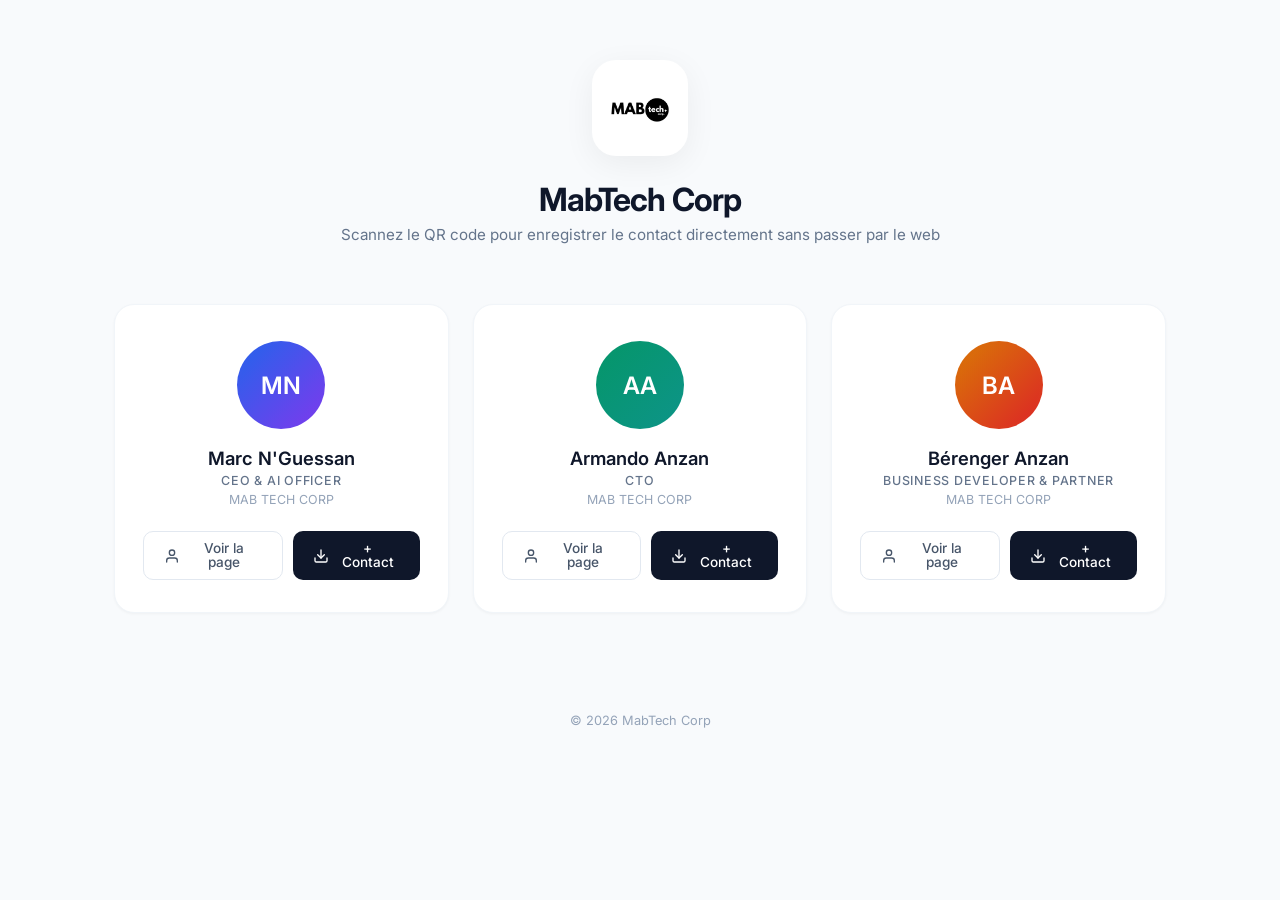
<file: index.html>
<!DOCTYPE html>
<html lang="fr">
<head>
  <meta charset="UTF-8">
  <meta name="viewport" content="width=device-width, initial-scale=1.0">
  <title>MabTech Corp — Équipe</title>
  <link rel="stylesheet" href="style.css">
  <link href="https://fonts.googleapis.com/css2?family=Inter:wght@400;500;600;700&display=swap" rel="stylesheet">
</head>
<body>

<div class="container">
  <header>
    <div class="logo-wrap">
      <img src="logo-mab.jpg" alt="MabTech Corp">
    </div>
    <h1>MabTech Corp</h1>
    <p>Scannez le QR code pour enregistrer le contact directement sans passer par le web</p>
  </header>

  <div class="team">

    <div class="card">
      <div class="avatar-ring ring-marc">
        <div class="avatar-inner">MN</div>
      </div>
      <h3>Marc N'Guessan</h3>
      <div class="title">CEO & AI Officer</div>
      <div class="org">MAB TECH CORP</div>
      <div class="actions">
        <a href="marc.html" class="btn btn-outline">
          <svg viewBox="0 0 24 24" fill="none" stroke="currentColor" stroke-width="2" stroke-linecap="round" stroke-linejoin="round"><path d="M20 21v-2a4 4 0 0 0-4-4H8a4 4 0 0 0-4 4v2"/><circle cx="12" cy="7" r="4"/></svg>
          Voir la page
        </a>
        <a href="marc-nguessan.vcf" class="btn btn-primary">
          <svg viewBox="0 0 24 24" fill="none" stroke="currentColor" stroke-width="2" stroke-linecap="round" stroke-linejoin="round"><path d="M21 15v4a2 2 0 0 1-2 2H5a2 2 0 0 1-2-2v-4"/><polyline points="7 10 12 15 17 10"/><line x1="12" y1="15" x2="12" y2="3"/></svg>
          + Contact
        </a>
      </div>
    </div>

    <div class="card">
      <div class="avatar-ring ring-armando">
        <div class="avatar-inner">AA</div>
      </div>
      <h3>Armando Anzan</h3>
      <div class="title">CTO</div>
      <div class="org">MAB TECH CORP</div>
      <div class="actions">
        <a href="armando.html" class="btn btn-outline">
          <svg viewBox="0 0 24 24" fill="none" stroke="currentColor" stroke-width="2" stroke-linecap="round" stroke-linejoin="round"><path d="M20 21v-2a4 4 0 0 0-4-4H8a4 4 0 0 0-4 4v2"/><circle cx="12" cy="7" r="4"/></svg>
          Voir la page
        </a>
        <a href="armando-anzan.vcf" class="btn btn-primary">
          <svg viewBox="0 0 24 24" fill="none" stroke="currentColor" stroke-width="2" stroke-linecap="round" stroke-linejoin="round"><path d="M21 15v4a2 2 0 0 1-2 2H5a2 2 0 0 1-2-2v-4"/><polyline points="7 10 12 15 17 10"/><line x1="12" y1="15" x2="12" y2="3"/></svg>
          + Contact
        </a>
      </div>
    </div>

    <div class="card">
      <div class="avatar-ring ring-berenger">
        <div class="avatar-inner">BA</div>
      </div>
      <h3>Bérenger Anzan</h3>
      <div class="title">Business Developer &amp; Partner</div>
      <div class="org">MAB TECH CORP</div>
      <div class="actions">
        <a href="berenger.html" class="btn btn-outline">
          <svg viewBox="0 0 24 24" fill="none" stroke="currentColor" stroke-width="2" stroke-linecap="round" stroke-linejoin="round"><path d="M20 21v-2a4 4 0 0 0-4-4H8a4 4 0 0 0-4 4v2"/><circle cx="12" cy="7" r="4"/></svg>
          Voir la page
        </a>
        <a href="berenger-anzan.vcf" class="btn btn-primary">
          <svg viewBox="0 0 24 24" fill="none" stroke="currentColor" stroke-width="2" stroke-linecap="round" stroke-linejoin="round"><path d="M21 15v4a2 2 0 0 1-2 2H5a2 2 0 0 1-2-2v-4"/><polyline points="7 10 12 15 17 10"/><line x1="12" y1="15" x2="12" y2="3"/></svg>
          + Contact
        </a>
      </div>
    </div>

  </div>
</div>

<footer>&copy; 2026 MabTech Corp</footer>

</body>
</html>
</file>
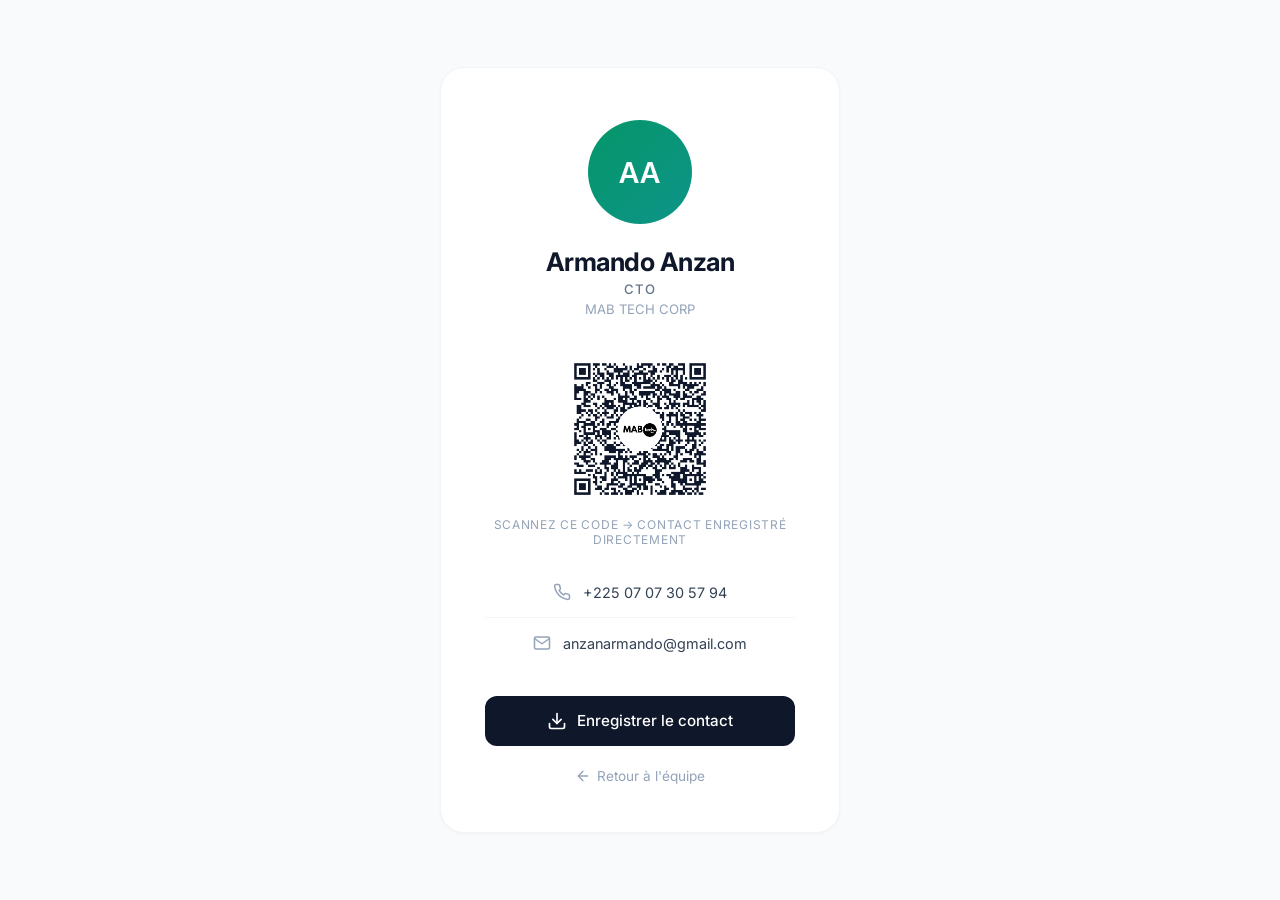
<file: armando.html>
<!DOCTYPE html>
<html lang="fr">
<head>
  <meta charset="UTF-8">
  <meta name="viewport" content="width=device-width, initial-scale=1.0">
  <title>Armando Anzan — MabTech Corp</title>
  <link rel="stylesheet" href="style.css">
  <link href="https://fonts.googleapis.com/css2?family=Inter:wght@400;500;600;700&display=swap" rel="stylesheet">
</head>
<body>

<div class="member-page">
  <div class="member-card">
    <div class="avatar-ring ring-armando">
      <div class="avatar-inner">AA</div>
    </div>
    <h2>Armando Anzan</h2>
    <div class="title">CTO</div>
    <div class="org">MAB TECH CORP</div>

    <div class="qr-scan">
      <img src="qr-armando.png" alt="QR code Armando Anzan">
      <div class="scan-label">Scannez ce code → contact enregistré directement</div>
    </div>

    <div class="contact-info">
      <div class="contact-item">
        <svg viewBox="0 0 24 24" fill="none" stroke="currentColor" stroke-width="2" stroke-linecap="round" stroke-linejoin="round"><path d="M22 16.92v3a2 2 0 0 1-2.18 2 19.79 19.79 0 0 1-8.63-3.07 19.5 19.5 0 0 1-6-6 19.79 19.79 0 0 1-3.07-8.67A2 2 0 0 1 4.11 2h3a2 2 0 0 1 2 1.72 12.84 12.84 0 0 0 .7 2.81 2 2 0 0 1-.45 2.11L8.09 9.91a16 16 0 0 0 6 6l1.27-1.27a2 2 0 0 1 2.11-.45 12.84 12.84 0 0 0 2.81.7A2 2 0 0 1 22 16.92z"/></svg>
        <a href="tel:+2250707305794">+225 07 07 30 57 94</a>
      </div>
      <div class="contact-item">
        <svg viewBox="0 0 24 24" fill="none" stroke="currentColor" stroke-width="2" stroke-linecap="round" stroke-linejoin="round"><path d="M4 4h16c1.1 0 2 .9 2 2v12c0 1.1-.9 2-2 2H4c-1.1 0-2-.9-2-2V6c0-1.1.9-2 2-2z"/><polyline points="22,6 12,13 2,6"/></svg>
        <a href="mailto:anzanarmando@gmail.com">anzanarmando@gmail.com</a>
      </div>
    </div>

    <a href="armando-anzan.vcf" class="btn-download">
      <svg viewBox="0 0 24 24" fill="none" stroke="currentColor" stroke-width="2" stroke-linecap="round" stroke-linejoin="round"><path d="M21 15v4a2 2 0 0 1-2 2H5a2 2 0 0 1-2-2v-4"/><polyline points="7 10 12 15 17 10"/><line x1="12" y1="15" x2="12" y2="3"/></svg>
      Enregistrer le contact
    </a>
    <a href="index.html" class="back-link">
      <svg viewBox="0 0 24 24" fill="none" stroke="currentColor" stroke-width="2" stroke-linecap="round" stroke-linejoin="round"><line x1="19" y1="12" x2="5" y2="12"/><polyline points="12 19 5 12 12 5"/></svg>
      Retour à l'équipe
    </a>
  </div>
</div>

</body>
</html>
</file>
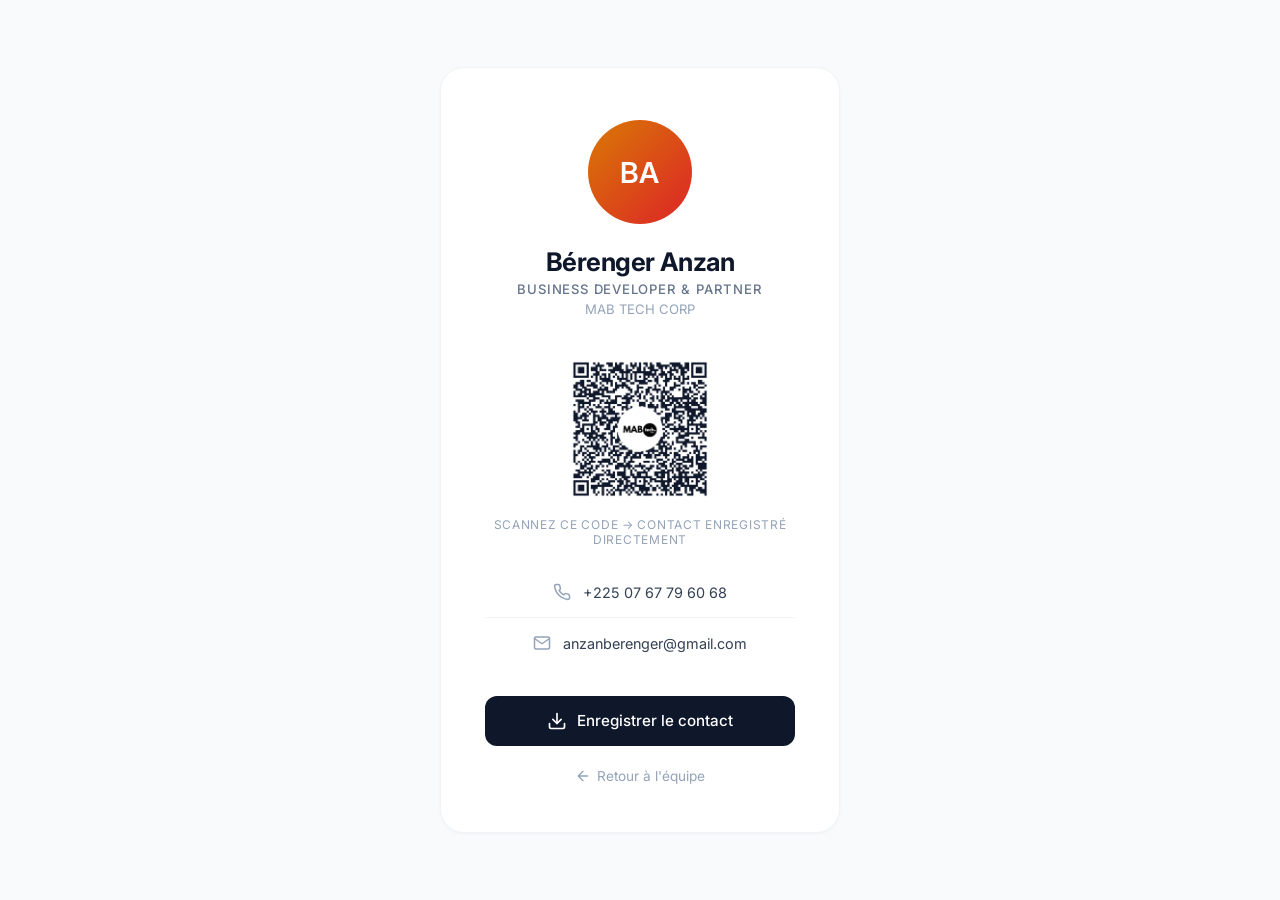
<file: berenger.html>
<!DOCTYPE html>
<html lang="fr">
<head>
  <meta charset="UTF-8">
  <meta name="viewport" content="width=device-width, initial-scale=1.0">
  <title>Bérenger Anzan — MabTech Corp</title>
  <link rel="stylesheet" href="style.css">
  <link href="https://fonts.googleapis.com/css2?family=Inter:wght@400;500;600;700&display=swap" rel="stylesheet">
</head>
<body>

<div class="member-page">
  <div class="member-card">
    <div class="avatar-ring ring-berenger">
      <div class="avatar-inner">BA</div>
    </div>
    <h2>Bérenger Anzan</h2>
    <div class="title">Business Developer &amp; Partner</div>
    <div class="org">MAB TECH CORP</div>

    <div class="qr-scan">
      <img src="qr-berenger.png" alt="QR code Bérenger Anzan">
      <div class="scan-label">Scannez ce code → contact enregistré directement</div>
    </div>

    <div class="contact-info">
      <div class="contact-item">
        <svg viewBox="0 0 24 24" fill="none" stroke="currentColor" stroke-width="2" stroke-linecap="round" stroke-linejoin="round"><path d="M22 16.92v3a2 2 0 0 1-2.18 2 19.79 19.79 0 0 1-8.63-3.07 19.5 19.5 0 0 1-6-6 19.79 19.79 0 0 1-3.07-8.67A2 2 0 0 1 4.11 2h3a2 2 0 0 1 2 1.72 12.84 12.84 0 0 0 .7 2.81 2 2 0 0 1-.45 2.11L8.09 9.91a16 16 0 0 0 6 6l1.27-1.27a2 2 0 0 1 2.11-.45 12.84 12.84 0 0 0 2.81.7A2 2 0 0 1 22 16.92z"/></svg>
        <a href="tel:+2250767796068">+225 07 67 79 60 68</a>
      </div>
      <div class="contact-item">
        <svg viewBox="0 0 24 24" fill="none" stroke="currentColor" stroke-width="2" stroke-linecap="round" stroke-linejoin="round"><path d="M4 4h16c1.1 0 2 .9 2 2v12c0 1.1-.9 2-2 2H4c-1.1 0-2-.9-2-2V6c0-1.1.9-2 2-2z"/><polyline points="22,6 12,13 2,6"/></svg>
        <a href="mailto:anzanberenger@gmail.com">anzanberenger@gmail.com</a>
      </div>
    </div>

    <a href="berenger-anzan.vcf" class="btn-download">
      <svg viewBox="0 0 24 24" fill="none" stroke="currentColor" stroke-width="2" stroke-linecap="round" stroke-linejoin="round"><path d="M21 15v4a2 2 0 0 1-2 2H5a2 2 0 0 1-2-2v-4"/><polyline points="7 10 12 15 17 10"/><line x1="12" y1="15" x2="12" y2="3"/></svg>
      Enregistrer le contact
    </a>
    <a href="index.html" class="back-link">
      <svg viewBox="0 0 24 24" fill="none" stroke="currentColor" stroke-width="2" stroke-linecap="round" stroke-linejoin="round"><line x1="19" y1="12" x2="5" y2="12"/><polyline points="12 19 5 12 12 5"/></svg>
      Retour à l'équipe
    </a>
  </div>
</div>

</body>
</html>
</file>
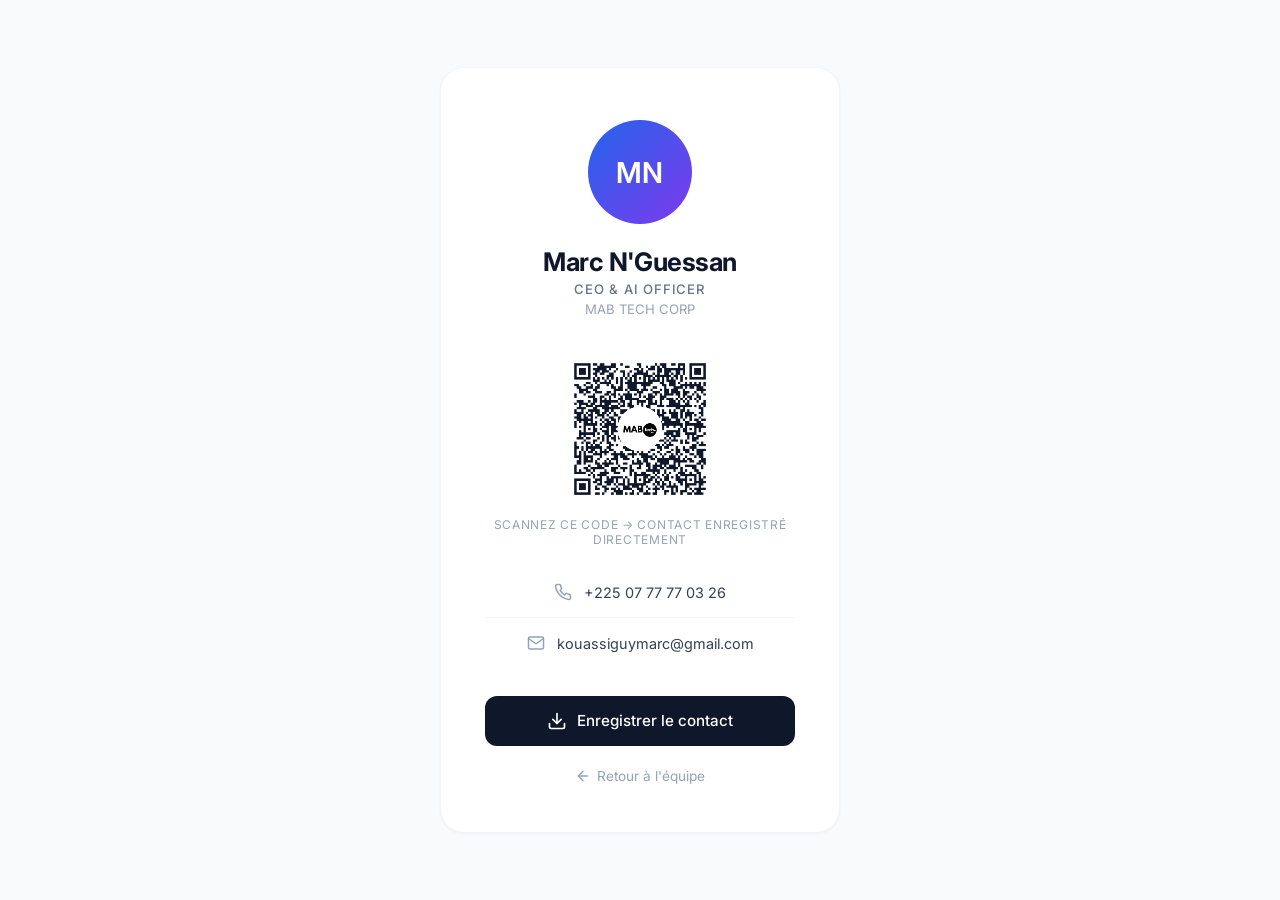
<file: marc.html>
<!DOCTYPE html>
<html lang="fr">
<head>
  <meta charset="UTF-8">
  <meta name="viewport" content="width=device-width, initial-scale=1.0">
  <title>Marc N'Guessan — MabTech Corp</title>
  <link rel="stylesheet" href="style.css">
  <link href="https://fonts.googleapis.com/css2?family=Inter:wght@400;500;600;700&display=swap" rel="stylesheet">
</head>
<body>

<div class="member-page">
  <div class="member-card">
    <div class="avatar-ring ring-marc">
      <div class="avatar-inner">MN</div>
    </div>
    <h2>Marc N'Guessan</h2>
    <div class="title">CEO & AI Officer</div>
    <div class="org">MAB TECH CORP</div>

    <div class="qr-scan">
      <img src="qr-marc.png" alt="QR code Marc N'Guessan">
      <div class="scan-label">Scannez ce code → contact enregistré directement</div>
    </div>

    <div class="contact-info">
      <div class="contact-item">
        <svg viewBox="0 0 24 24" fill="none" stroke="currentColor" stroke-width="2" stroke-linecap="round" stroke-linejoin="round"><path d="M22 16.92v3a2 2 0 0 1-2.18 2 19.79 19.79 0 0 1-8.63-3.07 19.5 19.5 0 0 1-6-6 19.79 19.79 0 0 1-3.07-8.67A2 2 0 0 1 4.11 2h3a2 2 0 0 1 2 1.72 12.84 12.84 0 0 0 .7 2.81 2 2 0 0 1-.45 2.11L8.09 9.91a16 16 0 0 0 6 6l1.27-1.27a2 2 0 0 1 2.11-.45 12.84 12.84 0 0 0 2.81.7A2 2 0 0 1 22 16.92z"/></svg>
        <a href="tel:+2250777770326">+225 07 77 77 03 26</a>
      </div>
      <div class="contact-item">
        <svg viewBox="0 0 24 24" fill="none" stroke="currentColor" stroke-width="2" stroke-linecap="round" stroke-linejoin="round"><path d="M4 4h16c1.1 0 2 .9 2 2v12c0 1.1-.9 2-2 2H4c-1.1 0-2-.9-2-2V6c0-1.1.9-2 2-2z"/><polyline points="22,6 12,13 2,6"/></svg>
        <a href="mailto:kouassiguymarc@gmail.com">kouassiguymarc@gmail.com</a>
      </div>
    </div>

    <a href="marc-nguessan.vcf" class="btn-download">
      <svg viewBox="0 0 24 24" fill="none" stroke="currentColor" stroke-width="2" stroke-linecap="round" stroke-linejoin="round"><path d="M21 15v4a2 2 0 0 1-2 2H5a2 2 0 0 1-2-2v-4"/><polyline points="7 10 12 15 17 10"/><line x1="12" y1="15" x2="12" y2="3"/></svg>
      Enregistrer le contact
    </a>
    <a href="index.html" class="back-link">
      <svg viewBox="0 0 24 24" fill="none" stroke="currentColor" stroke-width="2" stroke-linecap="round" stroke-linejoin="round"><line x1="19" y1="12" x2="5" y2="12"/><polyline points="12 19 5 12 12 5"/></svg>
      Retour à l'équipe
    </a>
  </div>
</div>

</body>
</html>
</file>
<file: style.css>
* {
  margin: 0;
  padding: 0;
  box-sizing: border-box;
}

body {
  font-family: 'Inter', 'Segoe UI', system-ui, -apple-system, sans-serif;
  background: #f8fafc;
  min-height: 100vh;
  color: #0f172a;
}

.container {
  max-width: 1100px;
  margin: 0 auto;
  padding: 60px 24px;
}

/* Header */
header {
  text-align: center;
  margin-bottom: 60px;
}

.logo-wrap {
  width: 96px;
  height: 96px;
  margin: 0 auto 24px;
  border-radius: 24px;
  background: #fff;
  box-shadow: 0 8px 32px rgba(0, 0, 0, 0.06);
  display: flex;
  align-items: center;
  justify-content: center;
  overflow: hidden;
  padding: 12px;
}

.logo-wrap img {
  width: 100%;
  height: 100%;
  object-fit: contain;
  border-radius: 12px;
}

header h1 {
  font-size: 2rem;
  font-weight: 700;
  color: #0f172a;
  letter-spacing: -0.03em;
  margin-bottom: 6px;
}

header p {
  color: #64748b;
  font-size: 0.95rem;
}

/* Team grid */
.team {
  display: grid;
  grid-template-columns: repeat(auto-fit, minmax(300px, 1fr));
  gap: 24px;
}

/* Card */
.card {
  background: #fff;
  border-radius: 20px;
  padding: 36px 28px 32px;
  text-align: center;
  box-shadow: 0 1px 3px rgba(0, 0, 0, 0.04);
  transition: all 0.3s cubic-bezier(0.16, 1, 0.3, 1);
  border: 1px solid #f1f5f9;
}

.card:hover {
  box-shadow: 0 24px 64px rgba(0, 0, 0, 0.08);
  transform: translateY(-6px);
  border-color: #e2e8f0;
}

/* Avatar ring */
.avatar-ring {
  width: 88px;
  height: 88px;
  margin: 0 auto 18px;
  border-radius: 50%;
  padding: 3px;
  position: relative;
}

.avatar-inner {
  width: 100%;
  height: 100%;
  border-radius: 50%;
  display: flex;
  align-items: center;
  justify-content: center;
  font-size: 1.5rem;
  font-weight: 600;
  color: #fff;
  letter-spacing: 0.02em;
}

.ring-marc {
  background: linear-gradient(135deg, #2563eb, #7c3aed);
}
.ring-marc .avatar-inner {
  background: linear-gradient(135deg, #2563eb, #7c3aed);
}
.ring-armando {
  background: linear-gradient(135deg, #059669, #0d9488);
}
.ring-armando .avatar-inner {
  background: linear-gradient(135deg, #059669, #0d9488);
}
.ring-berenger {
  background: linear-gradient(135deg, #d97706, #dc2626);
}
.ring-berenger .avatar-inner {
  background: linear-gradient(135deg, #d97706, #dc2626);
}

.card h3 {
  font-size: 1.15rem;
  font-weight: 600;
  color: #0f172a;
  margin-bottom: 4px;
}

.card .title {
  font-size: 0.78rem;
  color: #64748b;
  font-weight: 500;
  text-transform: uppercase;
  letter-spacing: 0.06em;
  margin-bottom: 4px;
}

.card .org {
  font-size: 0.78rem;
  color: #94a3b8;
  margin-bottom: 24px;
}

.card .actions {
  display: flex;
  gap: 10px;
  justify-content: center;
}

/* Buttons */
.btn {
  display: inline-flex;
  align-items: center;
  justify-content: center;
  gap: 7px;
  padding: 10px 20px;
  border-radius: 10px;
  text-decoration: none;
  font-size: 0.85rem;
  font-weight: 500;
  transition: all 0.2s ease;
  cursor: pointer;
  border: none;
  font-family: inherit;
  line-height: 1;
}

.btn svg {
  width: 16px;
  height: 16px;
  flex-shrink: 0;
}

.btn-primary {
  background: #0f172a;
  color: #fff;
}

.btn-primary:hover {
  background: #1e293b;
}

.btn-outline {
  background: transparent;
  color: #475569;
  border: 1px solid #e2e8f0;
}

.btn-outline:hover {
  background: #f8fafc;
  border-color: #cbd5e1;
}

/* Individual page */
.member-page {
  min-height: 100vh;
  display: flex;
  align-items: center;
  justify-content: center;
  padding: 24px;
  background: #f8fafc;
}

.member-card {
  background: #fff;
  border-radius: 24px;
  padding: 52px 44px 44px;
  text-align: center;
  max-width: 400px;
  width: 100%;
  box-shadow: 0 1px 3px rgba(0, 0, 0, 0.04);
  border: 1px solid #f1f5f9;
}

.member-card .avatar-ring {
  width: 104px;
  height: 104px;
  margin: 0 auto 22px;
  padding: 4px;
}

.member-card .avatar-inner {
  font-size: 1.8rem;
}

.member-card h2 {
  font-size: 1.6rem;
  font-weight: 700;
  color: #0f172a;
  margin-bottom: 4px;
  letter-spacing: -0.02em;
}

.member-card .title {
  font-size: 0.82rem;
  color: #64748b;
  font-weight: 500;
  text-transform: uppercase;
  letter-spacing: 0.06em;
  margin-bottom: 4px;
}

.member-card .org {
  font-size: 0.82rem;
  color: #94a3b8;
  margin-bottom: 32px;
}

.member-card .qr-scan {
  margin-bottom: 20px;
}

.member-card .qr-scan img {
  width: 160px;
  height: 160px;
  display: block;
  margin: 0 auto 8px;
}

.member-card .qr-scan .scan-label {
  font-size: 0.75rem;
  color: #94a3b8;
  text-transform: uppercase;
  letter-spacing: 0.06em;
}

.member-card .contact-info {
  margin-bottom: 28px;
}

.member-card .contact-item {
  display: flex;
  align-items: center;
  justify-content: center;
  gap: 12px;
  padding: 16px 0;
  border-bottom: 1px solid #f1f5f9;
  color: #334155;
  font-size: 0.9rem;
}

.member-card .contact-item:last-child {
  border-bottom: none;
}

.member-card .contact-item svg {
  width: 18px;
  height: 18px;
  flex-shrink: 0;
  color: #94a3b8;
}

.member-card .contact-item a {
  color: #334155;
  text-decoration: none;
  transition: color 0.2s;
}

.member-card .contact-item a:hover {
  color: #2563eb;
}

.btn-download {
  display: inline-flex;
  align-items: center;
  justify-content: center;
  gap: 10px;
  width: 100%;
  padding: 15px 24px;
  background: #0f172a;
  color: #fff;
  border-radius: 12px;
  text-decoration: none;
  font-weight: 500;
  font-size: 0.95rem;
  transition: all 0.25s ease;
  border: none;
  cursor: pointer;
  font-family: inherit;
  line-height: 1;
}

.btn-download svg {
  width: 20px;
  height: 20px;
  flex-shrink: 0;
}

.btn-download:hover {
  background: #1e293b;
  transform: translateY(-2px);
  box-shadow: 0 8px 24px rgba(15, 23, 42, 0.15);
}

.back-link {
  margin-top: 22px;
  display: inline-flex;
  align-items: center;
  gap: 6px;
  color: #94a3b8;
  text-decoration: none;
  font-size: 0.85rem;
  transition: color 0.2s;
}

.back-link svg {
  width: 16px;
  height: 16px;
}

.back-link:hover {
  color: #475569;
}

/* Footer */
footer {
  text-align: center;
  padding: 40px 24px;
  color: #94a3b8;
  font-size: 0.8rem;
}

/* Responsive */
@media (max-width: 700px) {
  .container { padding: 40px 16px; }
  header h1 { font-size: 1.5rem; }
  .team { grid-template-columns: 1fr; }
  .member-card { padding: 36px 20px 32px; }
  .member-card h2 { font-size: 1.3rem; }
}
</file>
